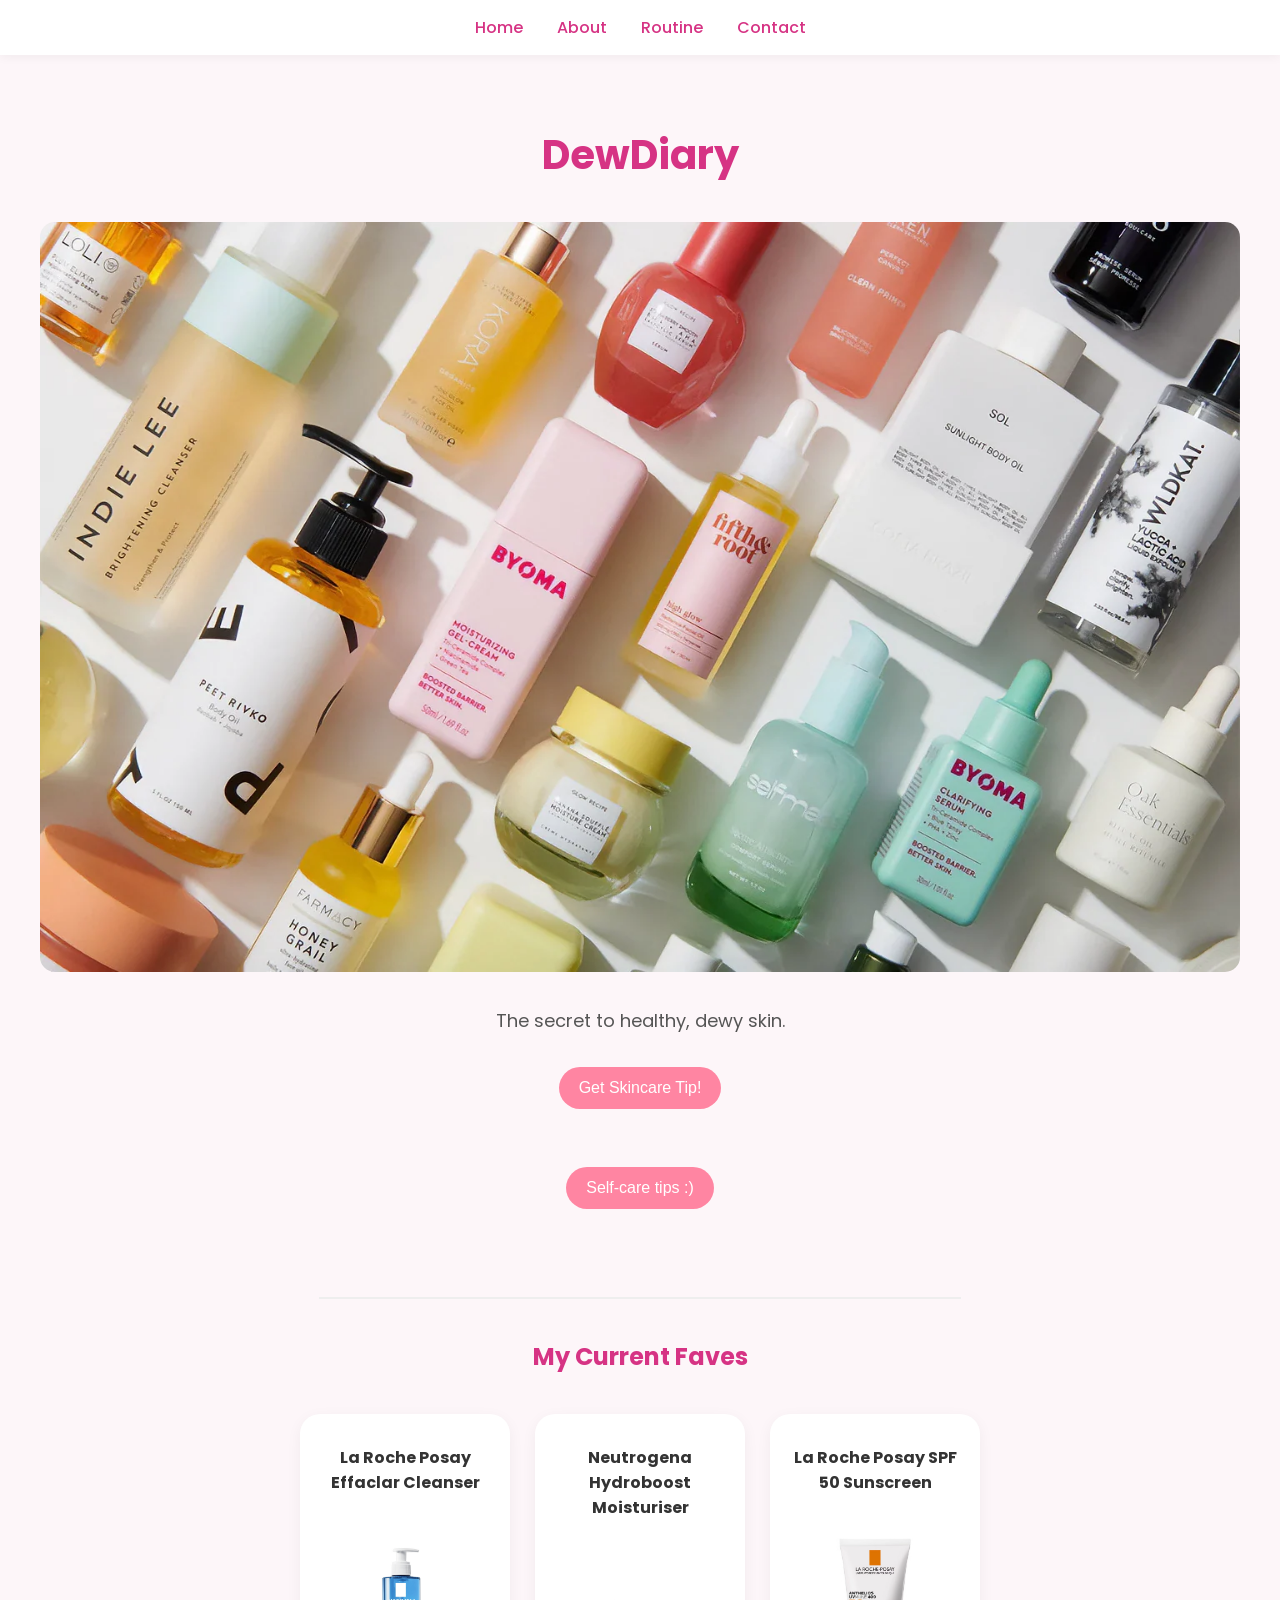
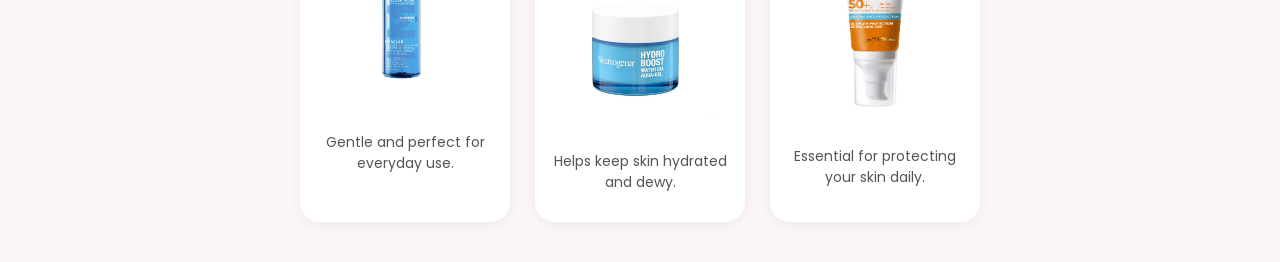
<file: index.html>
<!DOCTYPE html>
<html>
<head>
  <title>DewDiary</title>
  <link rel="stylesheet" href="style.css">
<link href="https://fonts.googleapis.com/css2?family=Poppins:wght@300;500;700&display=swap" rel="stylesheet">
<meta name="description" content="skincare tips and routines for glowy skin">
<meta name="keywords" content="skincare, dewy skin, skincare routine">
<meta name="author" content="DewDiary">
<meta charset="UTF-8">
<meta name="viewport" content="width=device-width, initial-scale=1.0">
</head>

<body>

<nav>
  <a href="index.html">Home</a>
  <a href="about.html">About</a>
  <a href="routine.html">Routine</a>
  <a href="contact.html">Contact</a>
</nav>

<div style="padding: 40px;">
  <h1>DewDiary</h1>
<img src="images/skincare.jpg">
  <p>The secret to healthy, dewy skin.</p>

  <button onclick="getTip()">Get Skincare Tip!</button>
  <p id="tip"></p>

<br>

<button onclick="getQuote()">Self-care tips :)</button>
<p id="quote"></p>
</div>

<hr style="width: 50%; margin: 30px auto; border: 0.5px solid #eee;">

<h2>My Current Faves</h2>

<div class="products">

  <div class="product">
    <h3>La Roche Posay Effaclar Cleanser</h3>
    <img src="images/larocheposaycleanser.jpg" width="300">
    <p>Gentle and perfect for everyday use.</p>
  </div>

  <div class="product">
    <h3>Neutrogena Hydroboost Moisturiser</h3>
    <img src="images/moisturiserneutrogena.jpg" width="300">
    <p>Helps keep skin hydrated and dewy.</p>
  </div>

  <div class="product">
    <h3>La Roche Posay SPF 50 Sunscreen</h3>
    <img src="images/spf.jpg" width="350">
    <p>Essential for protecting your skin daily.</p>
  </div>

</div>

<script src="script.js"></script>

</body>
</html>
</file>
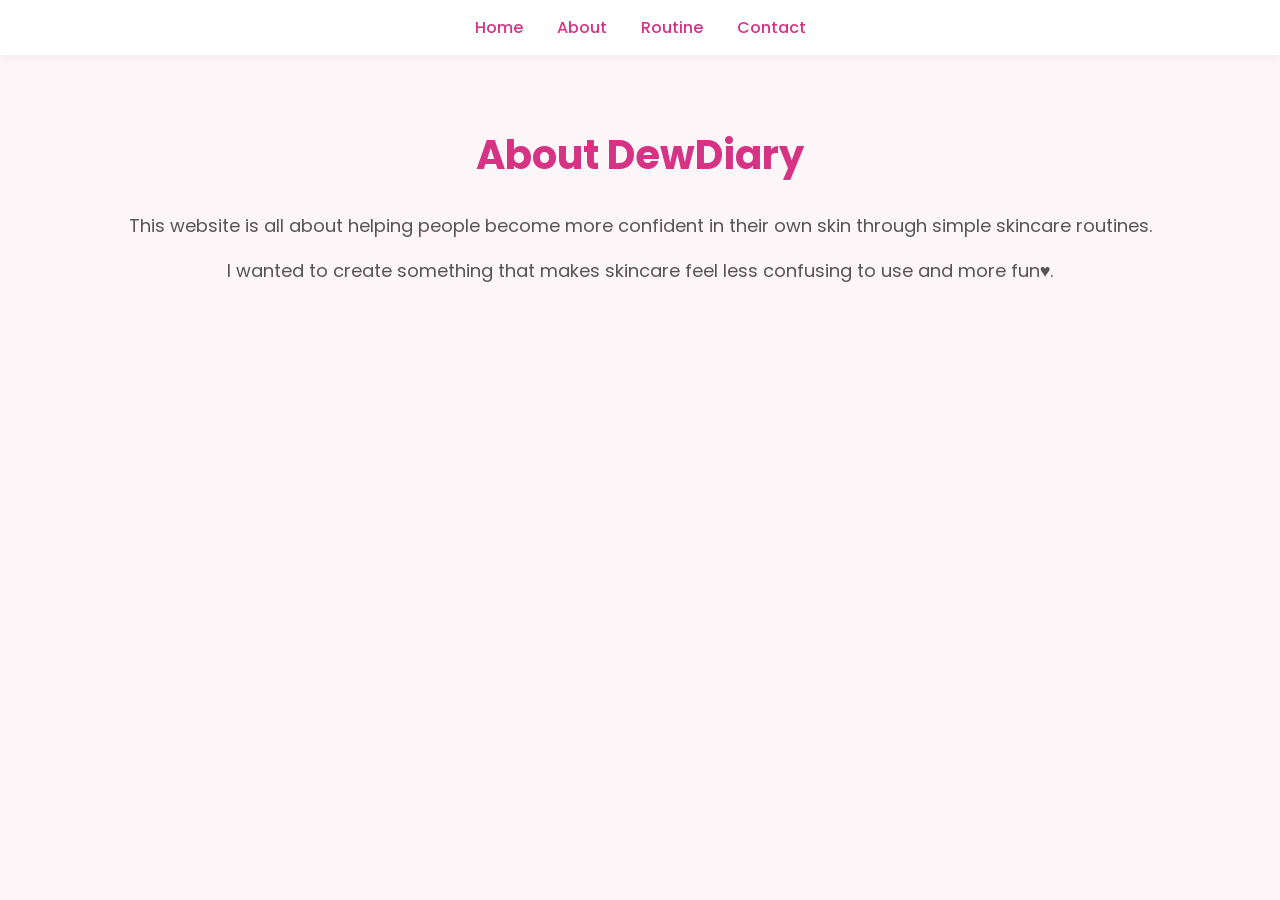
<file: about.html>
<!DOCTYPE html>
<html>
<head>
  <title>About</title>
  <link rel="stylesheet" href="style.css">
<link href="https://fonts.googleapis.com/css2?family=Poppins:wght@300;500;700&display=swap" rel="stylesheet">
<meta name="description" content="skincare tips and routines for glowy skin">
<meta name="keywords" content="skincare, dewy skin, skincare routine">
<meta name="author" content="DewDiary">
<meta charset="UTF-8">
<meta name="viewport" content="width=device-width, initial-scale=1.0">
</head>

<body>

<nav>
  <a href="index.html">Home</a>
  <a href="about.html">About</a>
  <a href="routine.html">Routine</a>
  <a href="contact.html">Contact</a>
</nav>

<div style="padding: 40px;">

<h1>About DewDiary</h1>

<p>This website is all about helping people become more confident in their own skin through simple skincare routines.</p>

<p>I wanted to create something that makes skincare feel less confusing to use and more fun♥️.</p>

</div>

</body>
</html>
</file>
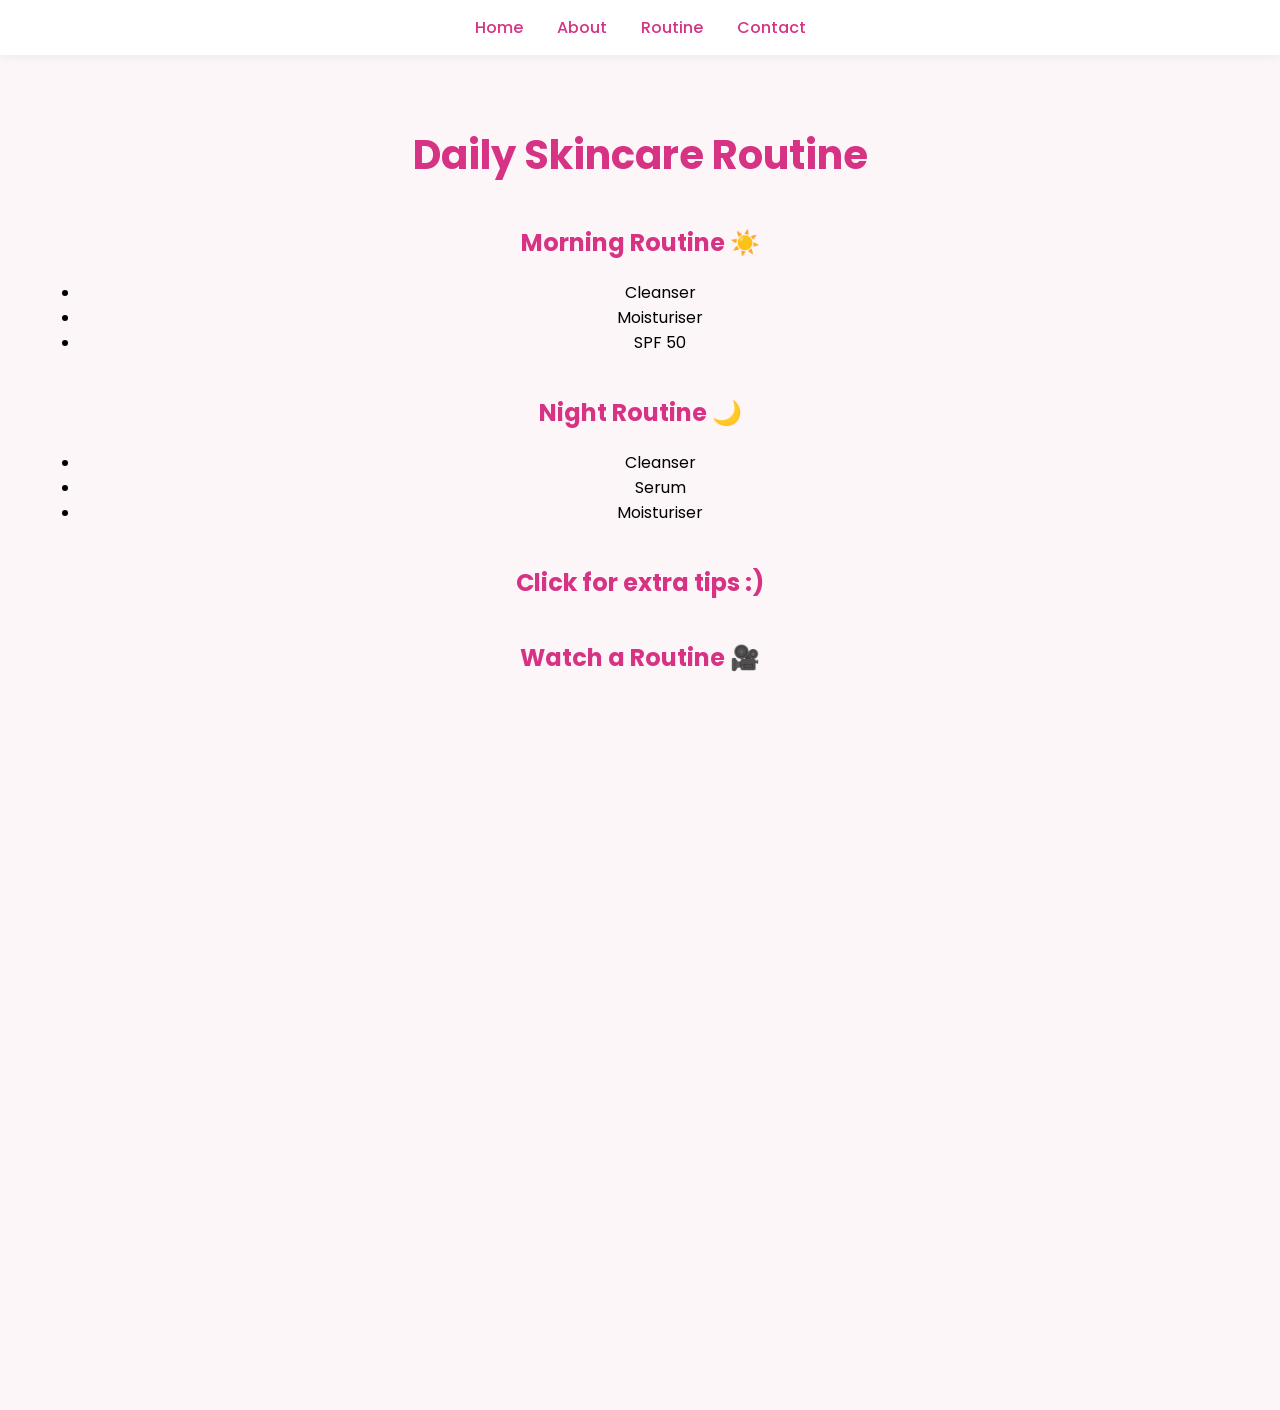
<file: routine.html>
<!DOCTYPE html>
<html>
<head>
  <title>Routine</title>
  <link rel="stylesheet" href="style.css">
<link href="https://fonts.googleapis.com/css2?family=Poppins:wght@300;500;700&display=swap" rel="stylesheet">
<meta name="description" content="skincare tips and routines for glowy skin">
<meta name="keywords" content="skincare, dewy skin, skincare routine">
<meta name="author" content="DewDiary">
<meta charset="UTF-8">
<meta name="viewport" content="width=device-width, initial-scale=1.0">
</head>

<body>

<nav>
  <a href="index.html">Home</a>
  <a href="about.html">About</a>
  <a href="routine.html">Routine</a>
  <a href="contact.html">Contact</a>
</nav>

<div style="padding: 40px;">

<h1>Daily Skincare Routine</h1>

<h2>Morning Routine ☀️</h2>
<ul>
  <li>Cleanser</li>
  <li>Moisturiser</li>
  <li>SPF 50</li>
</ul>

<h2>Night Routine 🌙</h2>
<ul>
  <li>Cleanser</li>
  <li>Serum</li>
  <li>Moisturiser</li>
</ul>

<h2 onclick="toggleTips()">Click for extra tips :)</h2>

<div id="extraTips" style="display:none;">
  <p>Never sleep with makeup on and keep your routine simple!</p>
</div>

<h2>Watch a Routine 🎥</h2>

<div style="position:relative; padding-bottom:56.25%; height:0; overflow:hidden;">
  <iframe style="position:absolute; top:0; left:0; width:100%; height:100%;" src="https://www.youtube.com/embed/539npAj_I0Y" title="YouTube video player" frameborder="0" allow="accelerometer; autoplay; clipboard-write; encrypted-media; gyroscope; picture-in-picture; web-share" allowfullscreen></iframe>
</div>

</div>

<script src="script.js"></script>

</body>
</html>
</file>
<file: style.css>
body {
  font-family: 'Poppins', sans-serif;
  background-color: #fdf6f9;
  margin: 0;
  text-align: center;
}

/* NAV BAR */
nav {
  background-color: #ffffff;
  padding: 15px;
  box-shadow: 0 2px 10px rgba(0,0,0,0.05);
}

nav a {
  margin: 15px;
  text-decoration: none;
  color: #d63384;
  font-weight: 500;
}

/* TITLE */
h1 {
  color: #d63384;
  margin-top: 30px;
  font-size: 40px;
}

p {
  color: #555;
  font-size: 18px;
}

/* BUTTON */
button {
  background-color: #ff85a2;
  color: white;
  padding: 12px 20px;
  border: none;
  border-radius: 25px;
  font-size: 16px;
  cursor: pointer;
  margin-top: 15px;
}

button:hover {
  background-color: #ff5c8a;
}

/* PRODUCTS SECTION */
.products {
  display: flex;
  justify-content: center;
  gap: 25px;
  margin: 40px;
  flex-wrap: wrap;
}

.product {
  background-color: white;
  padding: 15px;
  border-radius: 20px;
  width: 180px;
  box-shadow: 0 4px 15px rgba(0,0,0,0.05);
}

.product h3 {
  font-size: 16px;
  color: #333;
}

.product p {
  font-size: 14px;
}

img {
  border-radius: 15px;
  margin: 10px 0;
  width: 100%;
}

/* SECTION TITLES */
h2 {
  margin-top: 40px;
  color: #d63384;
}
</file>
